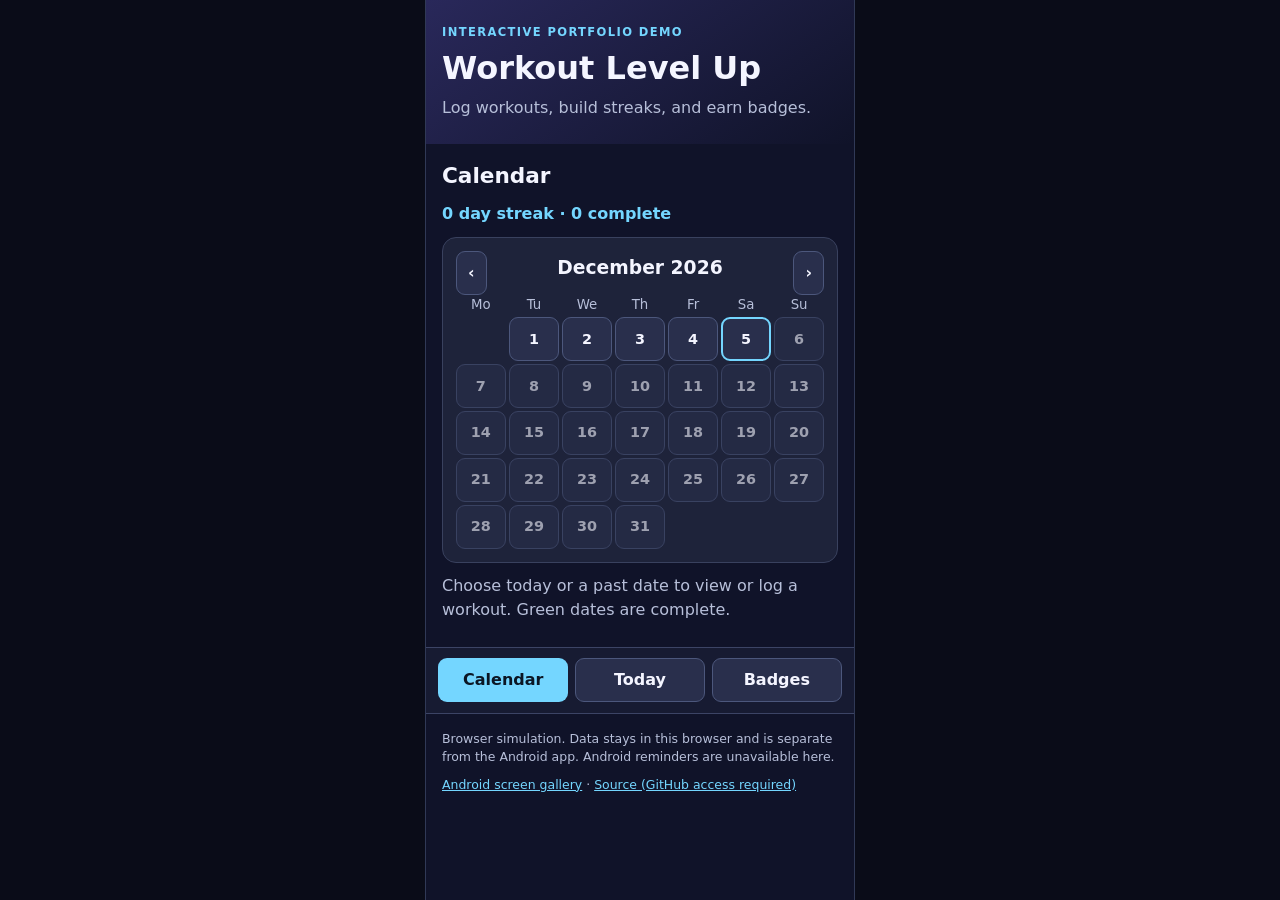
<file: demo/index.html>
<!doctype html>
<html lang="en">
<meta charset="utf-8">
<meta name="viewport" content="width=device-width, initial-scale=1">
<meta name="theme-color" content="#101329">
<title>Workout Level Up | Interactive Demo</title>
<link rel="stylesheet" href="style.css">
<body>
<div class="phone">
  <header><p class="eyebrow">INTERACTIVE PORTFOLIO DEMO</p><h1>Workout Level Up</h1><p>Log workouts, build streaks, and earn badges.</p></header>
  <main id="screen" tabindex="-1"></main>
  <nav aria-label="Main navigation">
    <button data-tab="calendar">Calendar</button>
    <button data-tab="workout">Today</button>
    <button data-tab="badges">Badges</button>
  </nav>
  <footer>
    <p>Browser simulation. Data stays in this browser and is separate from the Android app. Android reminders are unavailable here.</p>
    <p><a href="gallery.html">Android screen gallery</a> ·
    <a href="https://github.com/luigi043/workoutlevelup/tree/workout-tracking">Source (GitHub access required)</a></p>
  </footer>
</div>
<script type="module" src="app.js"></script>
</body>
</html>
</file>
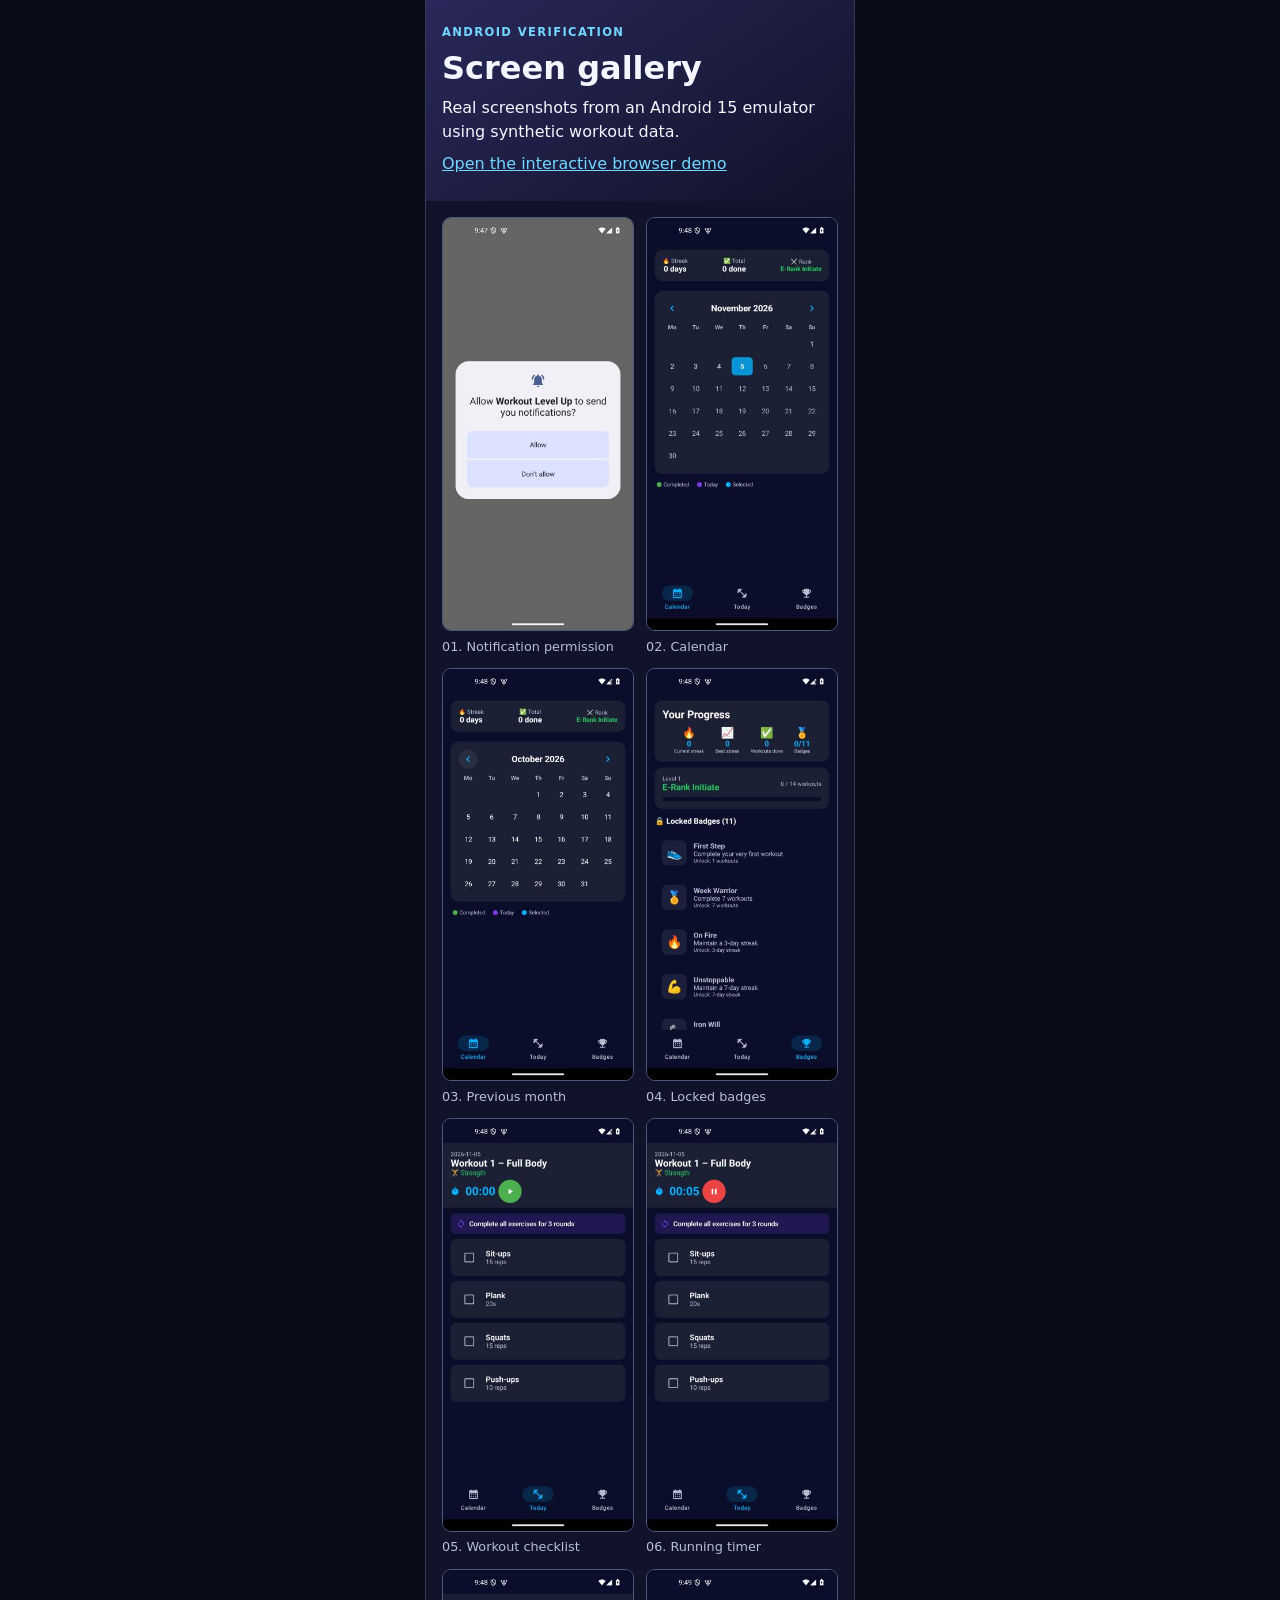
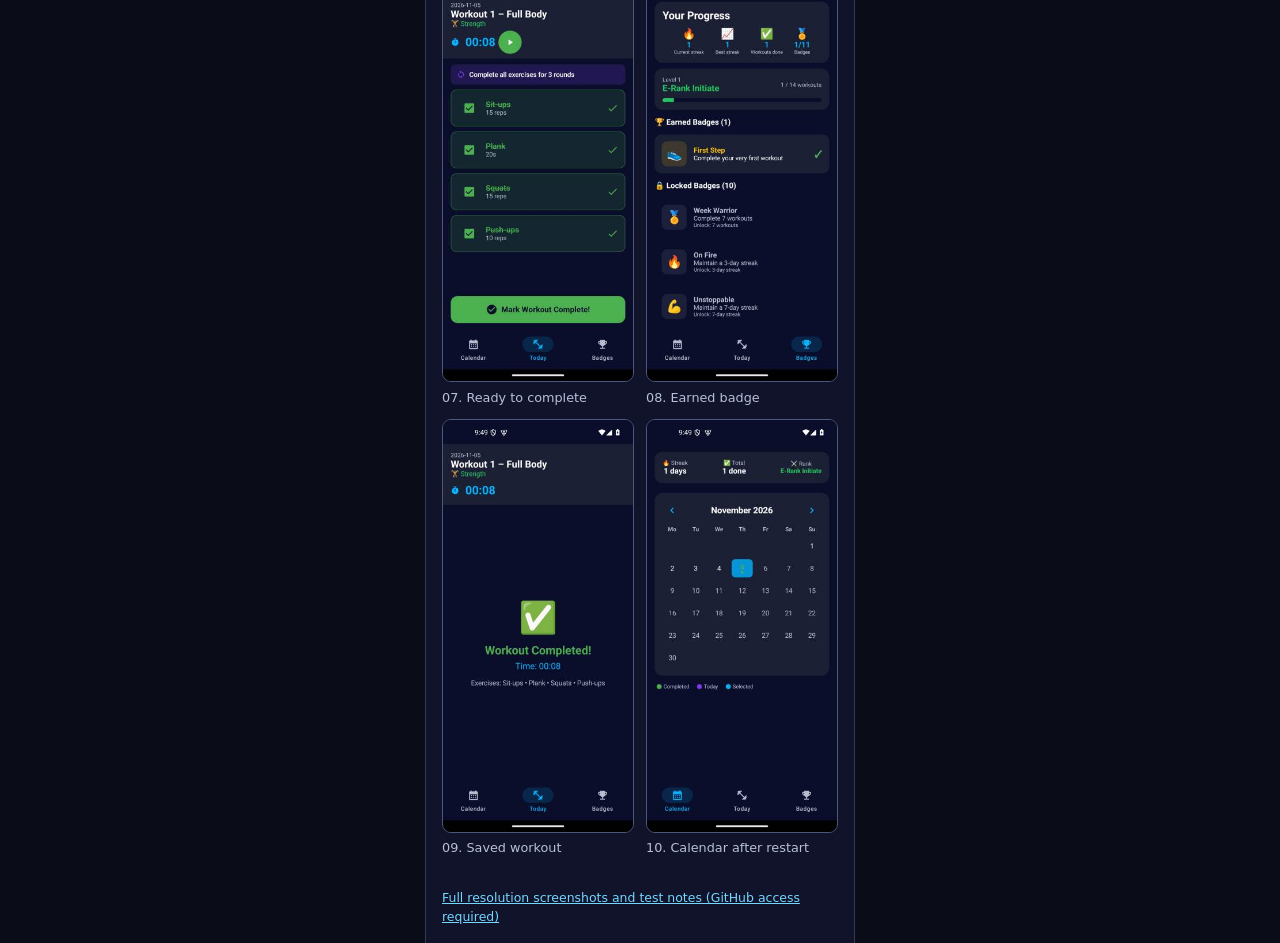
<file: demo/gallery.html>
<!doctype html>
<html lang="en">
<meta charset="utf-8">
<meta name="viewport" content="width=device-width, initial-scale=1">
<title>Workout Level Up | Android Screen Gallery</title>
<link rel="stylesheet" href="style.css">
<body>
<div class="phone">
  <header>
    <p class="eyebrow">ANDROID VERIFICATION</p>
    <h1>Screen gallery</h1>
    <p>Real screenshots from an Android 15 emulator using synthetic workout data.</p>
    <p><a href="./">Open the interactive browser demo</a></p>
  </header>
  <main>
    <div class="gallery">
      <figure><a href="gallery/01-notification-permission.jpg"><img src="gallery/01-notification-permission.jpg" alt="Android notification permission prompt"></a><figcaption>01. Notification permission</figcaption></figure>
      <figure><a href="gallery/02-calendar.jpg"><img src="gallery/02-calendar.jpg" alt="Current month with no completed workouts"></a><figcaption>02. Calendar</figcaption></figure>
      <figure><a href="gallery/03-calendar-previous-month.jpg"><img src="gallery/03-calendar-previous-month.jpg" alt="Calendar after opening the previous month"></a><figcaption>03. Previous month</figcaption></figure>
      <figure><a href="gallery/04-badges-locked.jpg"><img src="gallery/04-badges-locked.jpg" alt="Progress summary and locked badges"></a><figcaption>04. Locked badges</figcaption></figure>
      <figure><a href="gallery/05-workout-checklist.jpg"><img src="gallery/05-workout-checklist.jpg" alt="Workout checklist before any exercise is selected"></a><figcaption>05. Workout checklist</figcaption></figure>
      <figure><a href="gallery/06-timer-running.jpg"><img src="gallery/06-timer-running.jpg" alt="Workout screen with the elapsed timer running"></a><figcaption>06. Running timer</figcaption></figure>
      <figure><a href="gallery/07-workout-ready.jpg"><img src="gallery/07-workout-ready.jpg" alt="All exercises checked with the completion button visible"></a><figcaption>07. Ready to complete</figcaption></figure>
      <figure><a href="gallery/08-badges-earned.jpg"><img src="gallery/08-badges-earned.jpg" alt="Progress screen with the First Step badge earned"></a><figcaption>08. Earned badge</figcaption></figure>
      <figure><a href="gallery/09-completed-workout.jpg"><img src="gallery/09-completed-workout.jpg" alt="Saved workout history with elapsed time and completed exercises"></a><figcaption>09. Saved workout</figcaption></figure>
      <figure><a href="gallery/10-calendar-after-restart.jpg"><img src="gallery/10-calendar-after-restart.jpg" alt="Calendar showing one saved workout after restarting the app"></a><figcaption>10. Calendar after restart</figcaption></figure>
    </div>
  </main>
  <footer><a href="https://github.com/luigi043/workoutlevelup/blob/workout-tracking/docs/verification/SCREEN-INDEX.md">Full resolution screenshots and test notes (GitHub access required)</a></footer>
</div>
</body>
</html>
</file>
<file: demo/style.css>
:root{color-scheme:dark;font:16px/1.5 system-ui,sans-serif;background:#0a0c18;color:#f4f5ff;--surface:#1e233a;--muted:#b7bfd9;--blue:#74d6ff;--green:#93e7ad}
*{box-sizing:border-box}
body{margin:0}
.phone{max-width:430px;min-height:100dvh;margin:auto;background:#101329;border-inline:1px solid #303956}
header,main,footer{padding:1rem}
header{background:linear-gradient(145deg,#29285a,#101329);padding-top:1.5rem}
h1,h2,h3,p{margin:0 0 .55rem}
h1{line-height:1.15;font-size:2rem}
h2{font-size:1.35rem}
.eyebrow{font-size:.72rem;font-weight:800;letter-spacing:.12em;color:var(--blue)}
header p:last-child,small,footer,.muted{color:var(--muted)}
main{min-height:20rem;outline:none}
.card{border:1px solid #39415e;background:var(--surface);border-radius:14px;padding:.8rem;margin:.7rem 0}
.row{display:flex;justify-content:space-between;align-items:center;gap:.55rem}
button{font:inherit;font-weight:650;min-height:44px;padding:.45rem .7rem;border-radius:9px;border:1px solid #4c577c;background:#292f4c;color:inherit;cursor:pointer}
button:disabled{cursor:default;opacity:.6}
button:focus-visible,input:focus-visible,a:focus-visible{outline:3px solid var(--blue);outline-offset:2px}
.primary{width:100%;background:var(--blue);color:#0b1624;border-color:transparent}
.month{display:grid;grid-template-columns:repeat(7,minmax(0,1fr));gap:.18rem;text-align:center}
.month button{padding:0;min-width:0;font-size:.9rem}
.month [aria-current=date]{border:2px solid var(--blue)}
.month .done{color:var(--green);background:#213d38}
.stat{font-weight:750;color:var(--blue)}
.exercise{display:flex;min-height:54px;align-items:center;gap:.7rem;padding:.55rem .3rem;cursor:pointer;border-bottom:1px solid #3d4564}
.exercise:last-child{border:0}
input{width:1.25rem;height:1.25rem;accent-color:var(--green)}
.timer{font-variant-numeric:tabular-nums;font-size:1.6rem;font-weight:bold}
nav{position:sticky;bottom:0;display:grid;grid-template-columns:repeat(3,1fr);gap:.4rem;background:#171b32;padding:.65rem .75rem;z-index:1;border-block:1px solid #3c4465}
nav button[aria-current=page]{background:var(--blue);color:#0b1624;border-color:transparent}
footer{font-size:.78rem;padding-bottom:calc(1rem + env(safe-area-inset-bottom))}
a{color:var(--blue)}
progress{width:100%;accent-color:var(--blue)}
.gallery{display:grid;grid-template-columns:repeat(2,minmax(0,1fr));gap:.75rem}
.gallery figure{margin:0}
.gallery img{display:block;width:100%;height:auto;border:1px solid #4c577c;border-radius:9px}
.gallery figcaption{font-size:.8rem;margin-top:.35rem;color:var(--muted)}
</file>
